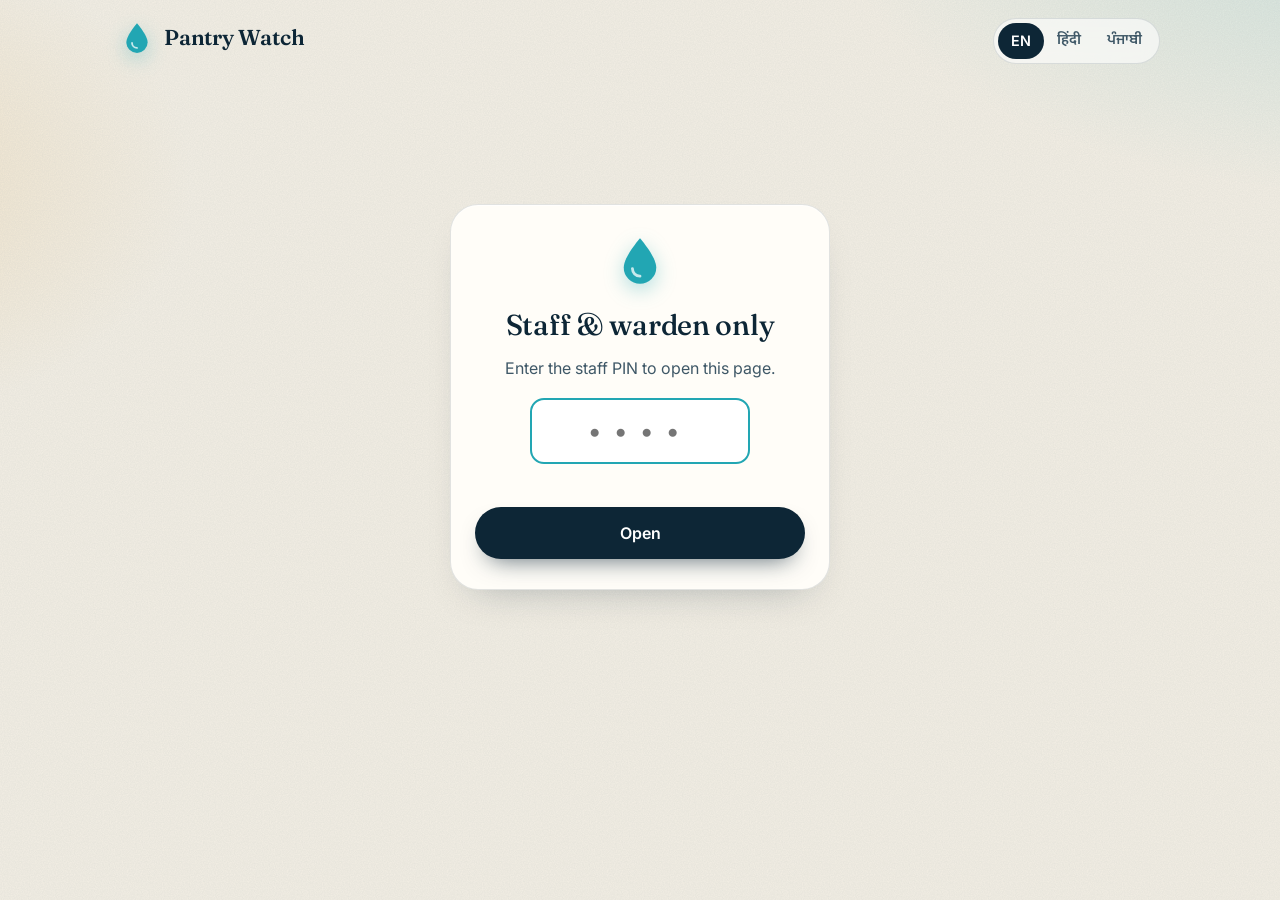
<file: index.html>
<!doctype html>
<html lang="en">
<head>
<meta charset="utf-8">
<meta name="viewport" content="width=device-width, initial-scale=1">
<title>Pantry Watch · Pantry hygiene records</title>
<meta name="description" content="Cleaning records for every hostel pantry's steel filter, water dispenser and fridge.">
<meta name="theme-color" content="#f3eee4">
<link rel="icon" href="assets/favicon.svg" type="image/svg+xml">
<link rel="preconnect" href="https://fonts.googleapis.com">
<link rel="preconnect" href="https://fonts.gstatic.com" crossorigin>
<link rel="stylesheet" href="https://fonts.googleapis.com/css2?family=Fraunces:ital,opsz,wght@0,9..144,300..700;1,9..144,300..700&family=Inter:wght@400;500;600;700&family=Noto+Sans+Devanagari:wght@400;500;600;700&family=Noto+Sans+Gurmukhi:wght@400;500;600;700&family=Tiro+Devanagari+Hindi:ital@0;1&family=Tiro+Gurmukhi:ital@0;1&display=swap">
<link rel="stylesheet" href="assets/style.css">
</head>
<body>
<header class="top"><div class="wrap"><div id="brand"></div><div id="lang" class="lang" role="group" aria-label="Language"></div></div></header>

<main>
  <section class="hero wrap">
    <span class="eyebrow">Plaksha · FEW Nexus</span>
    <h1><span data-i18n="tagline1"></span><em data-i18n="tagline2"></em></h1>
    <p class="sub" data-i18n="heroSub"></p>
    <div class="cta">
      <a class="btn primary" href="staff.html"><span data-i18n="staffEntry"></span></a>
      <a class="btn ghost" href="qr.html"><span data-i18n="printQR"></span></a>
    </div>
    <svg class="wave" viewBox="0 0 1200 70" preserveAspectRatio="none" aria-hidden="true">
      <path d="M0 35 C 150 5, 300 65, 450 35 S 750 5, 900 35 S 1100 65, 1200 35" fill="none" stroke="currentColor" stroke-width="2"/>
      <path d="M0 50 C 150 20, 300 80, 450 50 S 750 20, 900 50 S 1100 80, 1200 50" fill="none" stroke="currentColor" stroke-width="1.2" opacity=".5"/>
    </svg>
  </section>

  <section class="sec wrap">
    <div class="sec-head">
      <div>
        <h2 data-i18n="overview"></h2>
        <p class="lead" data-i18n="overviewSub"></p>
      </div>
      <div class="legend">
        <span><i class="dot good"></i><span data-i18n="legend_good"></span></span>
        <span><i class="dot warn"></i><span data-i18n="legend_warn"></span></span>
        <span><i class="dot bad"></i><span data-i18n="legend_bad"></span></span>
        <span><i class="dot none"></i><span data-i18n="legend_none"></span></span>
      </div>
    </div>
    <div id="overview"></div>
  </section>
</main>

<footer class="foot"><div class="wrap"><span data-i18n="footer"></span><button type="button" class="linkbtn" id="lock" data-i18n="lockPhone"></button></div></footer>

<script src="assets/config.js"></script>
<script src="assets/app.js"></script>
<script>
(function () {
  const { CFG, TYPES, ICONS, API, t, pad2, floorStatus, mountChrome, esc, gate, lockPhone } = SP;
  mountChrome();
  document.getElementById("lock").onclick = lockPhone;
  const box = document.getElementById("overview");
  let entries = null, failed = false;

  function skeleton() {
    box.innerHTML = CFG.HOSTELS.map(() =>
      `<div class="hostel"><div class="floors">${Array.from({ length: CFG.FLOORS }, () => '<div class="ftile skeleton"></div>').join("")}</div></div>`
    ).join("");
  }
  function render() {
    if (failed) {
      box.innerHTML = `<div class="err"><span>${esc(t("loadError"))}</span><button class="btn ghost" id="retry">${esc(t("retry"))}</button></div>`;
      document.getElementById("retry").onclick = load;
      return;
    }
    if (!entries) return skeleton();
    box.innerHTML = CFG.HOSTELS.map(h => {
      const tiles = [];
      for (let f = 1; f <= CFG.FLOORS; f++) {
        const { st } = floorStatus(entries.filter(e => e.hostel === h && e.floor === f));
        tiles.push(`<a class="ftile" href="floor.html?h=${h}&f=${f}">
          <div class="lbl">${esc(t("floor"))}</div>
          <div class="num">${pad2(f)}</div>
          <div class="dots">${TYPES.map(ty => `<span class="chip-mini ${st[ty]}" title="${esc(t(ty))}: ${esc(t(st[ty]))}">${ICONS[ty]}</span>`).join("")}</div>
        </a>`);
      }
      return `<div class="hostel"><h3>${ICONS[h]}<span>${esc(t(h))}</span></h3><div class="floors">${tiles.join("")}</div></div>`;
    }).join("");
  }
  async function load() {
    failed = false; entries = null; render();
    try { entries = await API.list(); } catch (e) { failed = true; }
    render();
  }
  document.addEventListener("langchange", render);
  gate(load);
})();
</script>
</body>
</html>
</file>
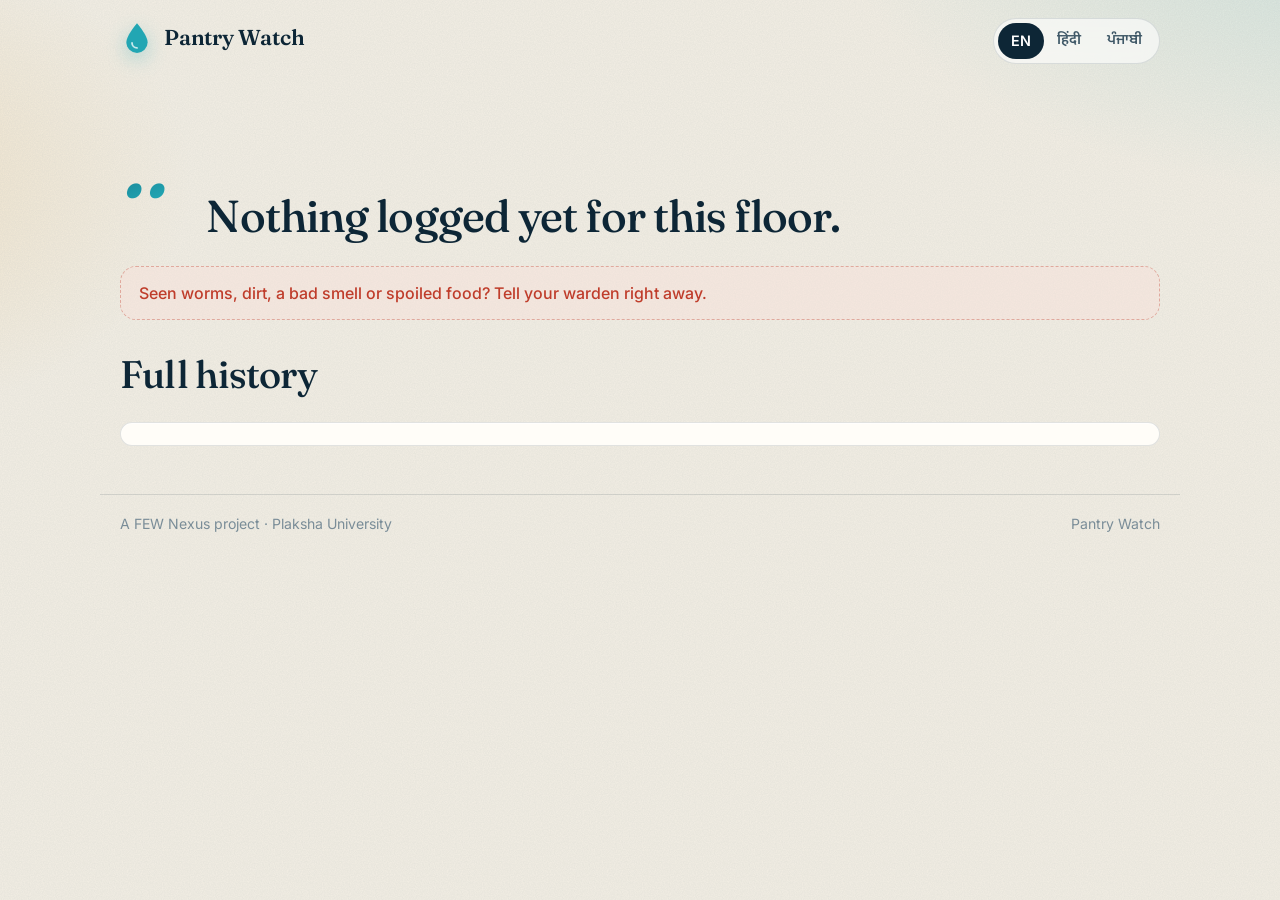
<file: floor.html>
<!doctype html>
<html lang="en">
<head>
<meta charset="utf-8">
<meta name="viewport" content="width=device-width, initial-scale=1">
<title>Pantry Watch · Floor record</title>
<meta name="theme-color" content="#f3eee4">
<link rel="icon" href="assets/favicon.svg" type="image/svg+xml">
<link rel="preconnect" href="https://fonts.googleapis.com">
<link rel="preconnect" href="https://fonts.gstatic.com" crossorigin>
<link rel="stylesheet" href="https://fonts.googleapis.com/css2?family=Fraunces:ital,opsz,wght@0,9..144,300..700;1,9..144,300..700&family=Inter:wght@400;500;600;700&family=Noto+Sans+Devanagari:wght@400;500;600;700&family=Noto+Sans+Gurmukhi:wght@400;500;600;700&family=Tiro+Devanagari+Hindi:ital@0;1&family=Tiro+Gurmukhi:ital@0;1&display=swap">
<link rel="stylesheet" href="assets/style.css">
</head>
<body>
<header class="top"><div class="wrap"><div id="brand"></div><div id="lang" class="lang" role="group" aria-label="Language"></div></div></header>

<main class="wrap">
  <section class="floor-hero">
    <div class="bignum" id="bignum">··</div>
    <div class="hostel-name" id="hostelName"></div>
    <h1 id="floorTitle"></h1>
  </section>

  <div id="verdict"></div>
  <div class="items" id="items"></div>
  <p class="hint" data-i18n="reportHint"></p>

  <section class="sec">
    <div class="sec-head">
      <h2 data-i18n="history"></h2>
      <div class="filters" id="filters"></div>
    </div>
    <div class="timeline" id="timeline"></div>
  </section>
</main>

<dialog class="lightbox" id="lb"><button type="button" class="lb-close" id="lbClose"></button><div class="lb-body" id="lbBody"></div></dialog>

<footer class="foot"><div class="wrap"><span data-i18n="footer"></span><span>Pantry Watch</span></div></footer>

<script src="assets/config.js"></script>
<script src="assets/app.js"></script>
<script>
(function () {
  const { CFG, TYPES, ICONS, API, store, t, esc, pad2, fmtDate, relDays, daysSince, statusOf, sortEntries, latestByType, mountChrome, driveThumb, drivePreview } = SP;
  mountChrome({ linkHome: false });

  const q = new URLSearchParams(location.search);
  const hostel = CFG.HOSTELS.includes(q.get("h")) ? q.get("h") : null;
  const floor = Number(q.get("f"));
  const valid = hostel && floor >= 1 && floor <= CFG.FLOORS;
  const cacheKey = "sp_cache_" + hostel + "_" + floor;

  let entries = valid ? store.get(cacheKey, null) : [];
  let failed = false, filter = "all";

  function renderHead() {
    if (!valid) {
      document.getElementById("floorTitle").textContent = t("noHistory");
      return;
    }
    document.getElementById("bignum").textContent = pad2(floor);
    document.getElementById("hostelName").textContent = t(hostel);
    document.getElementById("floorTitle").textContent = t("floorN", { n: floor });
    document.title = t("brand") + " · " + t(hostel) + " · " + t("floorN", { n: floor });
  }

  function renderStatus() {
    const items = document.getElementById("items");
    const verdict = document.getElementById("verdict");
    if (!entries) {
      items.innerHTML = TYPES.map(() => '<div class="item ftile skeleton" style="min-height:190px"></div>').join("");
      verdict.innerHTML = "";
      return;
    }
    const latest = latestByType(entries);
    const sts = [];
    items.innerHTML = TYPES.map(ty => {
      const e = latest[ty];
      const d = e ? daysSince(e.date) : null;
      const st = statusOf(ty, d);
      sts.push(st);
      return `<article class="item ${st}">
        <div class="ic">${ICONS[ty]}</div>
        <div class="body">
          <div class="nm">${esc(t(ty))}</div>
          <div class="k">${esc(t(ty === "jar" ? "lastReplaced" : "lastCleaned"))}</div>
          <div class="rel">${e ? esc(relDays(d)) : esc(t("noRecord"))}</div>
          ${e ? `<div class="dt">${esc(fmtDate(e.date, { weekday: "short", day: "numeric", month: "long", year: "numeric" }))}</div>` : ""}
        </div>
        <span class="chip ${st}"><i class="dot ${st}"></i>${esc(t(st))}</span>
      </article>`;
    }).join("");
    const known = sts.filter(s => s !== "none");
    const worst = !known.length ? "none" : known.includes("bad") ? "bad" : known.includes("warn") ? "warn" : "good";
    const msg = { good: "allGood", warn: "dueSoon", bad: "needsAttention", none: "noneYet" }[worst];
    verdict.innerHTML = `<div class="verdict ${worst}"><span class="pulse"></span><span>${esc(t(msg))}</span></div>`;
  }

  function renderFilters() {
    const el = document.getElementById("filters");
    el.innerHTML = ["all"].concat(TYPES).map(k =>
      `<button type="button" data-k="${k}" class="${filter === k ? "on" : ""}">${esc(t(k))}</button>`).join("");
    el.querySelectorAll("button").forEach(b => b.onclick = () => { filter = b.dataset.k; renderFilters(); renderTimeline(); });
  }

  function renderTimeline() {
    const el = document.getElementById("timeline");
    if (failed && !entries) {
      el.innerHTML = `<div class="err" style="margin:12px 0"><span>${esc(t("loadError"))}</span><button class="btn ghost" id="retry">${esc(t("retry"))}</button></div>`;
      document.getElementById("retry").onclick = load;
      return;
    }
    if (!entries) { el.innerHTML = `<p class="empty">${esc(t("loading"))}</p>`; return; }
    const list = sortEntries(entries).filter(e => filter === "all" || e.type === filter);
    if (!list.length) { el.innerHTML = `<p class="empty">${esc(t("noHistory"))}</p>`; return; }
    let html = "", month = "";
    list.forEach(e => {
      const m = e.date.slice(0, 7);
      if (m !== month) {
        month = m;
        html += `<div class="month">${esc(fmtDate(e.date, { month: "long", year: "numeric" }))}</div>`;
      }
      const who = [e.name ? t("by") + ": " + e.name : "", e.witness ? t("witness") + ": " + e.witness : ""].filter(Boolean).join(" · ");
      html += `<div class="ev ${e.type}">
        <div class="ic">${ICONS[e.type]}</div>
        <div><div class="what">${esc(t("act_" + e.type))}</div>${who ? `<div class="who">${esc(who)}</div>` : ""}${mediaHtml(e.media)}</div>
        <div class="when">${esc(fmtDate(e.date, { weekday: "short", day: "numeric", month: "short" }))}</div>
      </div>`;
    });
    el.innerHTML = html;
    el.querySelectorAll(".thumb").forEach(b => b.onclick = () => openMedia(b.dataset.id, b.dataset.type));
    el.querySelectorAll(".thumb img").forEach(img => img.onerror = () => { img.replaceWith(Object.assign(document.createElement("span"), { className: "thumb-fallback", innerHTML: ICONS.camera })); });
  }

  function mediaHtml(list) {
    if (!Array.isArray(list) || !list.length) return "";
    return `<div class="media" aria-label="${esc(t("photos"))}">` + list.map(m =>
      `<button type="button" class="thumb" data-id="${esc(m.id)}" data-type="${esc(m.type)}" aria-label="${esc(t("photos"))}">
        <img src="${driveThumb(m.id, 300)}" alt="" loading="lazy" referrerpolicy="no-referrer">
        ${m.type === "video" ? `<span class="play">${ICONS.play}</span>` : ""}
      </button>`).join("") + "</div>";
  }

  const lb = document.getElementById("lb");
  document.getElementById("lbClose").innerHTML = ICONS.x;
  document.getElementById("lbClose").onclick = () => lb.close();
  lb.addEventListener("click", ev => { if (ev.target === lb) lb.close(); });
  lb.addEventListener("close", () => { document.getElementById("lbBody").innerHTML = ""; });
  function openMedia(id, type) {
    document.getElementById("lbBody").innerHTML = type === "video"
      ? `<iframe src="${drivePreview(id)}" allow="autoplay; fullscreen" allowfullscreen></iframe>`
      : `<img src="${driveThumb(id, 1600)}" alt="" referrerpolicy="no-referrer">`;
    document.getElementById("lbClose").setAttribute("aria-label", t("close"));
    lb.showModal();
  }

  function renderAll() { renderHead(); renderStatus(); renderFilters(); renderTimeline(); }

  async function load() {
    failed = false;
    renderAll();
    try {
      entries = await API.list({ hostel, floor });
      store.set(cacheKey, entries);
    } catch (e) { failed = true; }
    renderAll();
  }

  document.addEventListener("langchange", renderAll);
  if (valid) load(); else renderHead();
})();
</script>
</body>
</html>
</file>
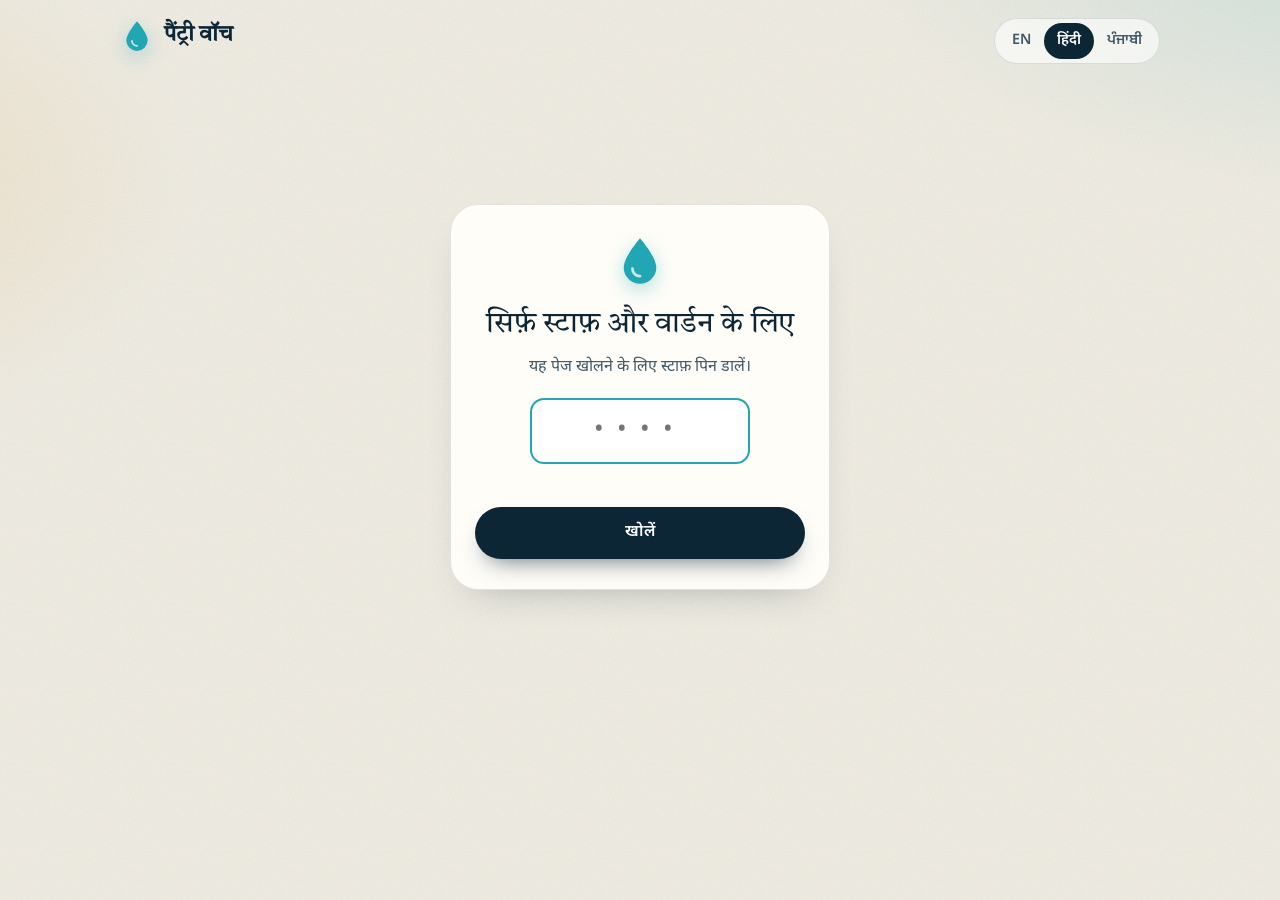
<file: staff.html>
<!doctype html>
<html lang="hi" data-default-lang="hi">
<head>
<meta charset="utf-8">
<meta name="viewport" content="width=device-width, initial-scale=1">
<title>Pantry Watch · Staff entry</title>
<meta name="theme-color" content="#f3eee4">
<meta name="robots" content="noindex">
<link rel="icon" href="assets/favicon.svg" type="image/svg+xml">
<link rel="preconnect" href="https://fonts.googleapis.com">
<link rel="preconnect" href="https://fonts.gstatic.com" crossorigin>
<link rel="stylesheet" href="https://fonts.googleapis.com/css2?family=Fraunces:ital,opsz,wght@0,9..144,300..700;1,9..144,300..700&family=Inter:wght@400;500;600;700&family=Noto+Sans+Devanagari:wght@400;500;600;700&family=Noto+Sans+Gurmukhi:wght@400;500;600;700&family=Tiro+Devanagari+Hindi:ital@0;1&family=Tiro+Gurmukhi:ital@0;1&display=swap">
<link rel="stylesheet" href="assets/style.css">
</head>
<body>
<header class="top"><div class="wrap"><div id="brand"></div><div id="lang" class="lang" role="group" aria-label="Language"></div></div></header>

<main class="wrap" style="max-width:640px">
  <form id="form" novalidate>
    <h1 class="staff-title" data-i18n="staffEntry"></h1>

    <section class="step" id="s-hostel">
      <h2><span class="n">1</span><span data-i18n="step1"></span></h2>
      <div class="choices two" id="hostels"></div>
    </section>

    <section class="step" id="s-floor">
      <h2><span class="n">2</span><span data-i18n="step2"></span></h2>
      <div class="choices floorsel" id="floors"></div>
    </section>

    <section class="step" id="s-type">
      <h2><span class="n">3</span><span data-i18n="step3"></span></h2>
      <p class="sub" data-i18n="step3hint"></p>
      <div class="choices four" id="types"></div>
    </section>

    <section class="step" id="s-date">
      <h2><span class="n">4</span><span data-i18n="step4"></span></h2>
      <div class="choices three" id="dates"></div>
      <div class="field" id="otherDateWrap" hidden style="margin-top:12px">
        <input type="date" id="otherDate" aria-label="date">
      </div>
    </section>

    <section class="step" id="s-media">
      <h2><span class="n">5</span><span data-i18n="mediaStep"></span></h2>
      <p class="sub" data-i18n="mediaHint"></p>
      <div class="media-pick" id="mediaList"></div>
      <label class="add-media" id="addMedia">
        <input type="file" id="fileInput" accept="image/*,video/*" multiple>
        <span class="ic" id="camIcon"></span><span data-i18n="addMedia"></span>
      </label>
      <p class="media-msg" id="mediaMsg" role="status"></p>
    </section>

    <section class="step">
      <h2><span class="n">6</span><span data-i18n="step5"></span></h2>
      <div class="field"><label for="name" data-i18n="yourName"></label><input id="name" autocomplete="name" maxlength="40"></div>
      <div class="field" style="margin:0"><label for="witness" data-i18n="studentName"></label><input id="witness" maxlength="40"></div>
    </section>

    <div class="savebar">
      <p class="msg" id="msg" role="alert"></p>
      <button class="btn primary" id="save" type="submit"><span data-i18n="save"></span></button>
    </div>
  </form>

  <section id="done" class="done" hidden>
    <div class="big"></div>
    <h2 data-i18n="saved"></h2>
    <p id="doneText"></p>
    <div class="cta">
      <button class="btn primary" id="again" type="button"><span data-i18n="addAnother"></span></button>
      <a class="btn ghost" id="viewFloor" href="#"><span data-i18n="viewFloor"></span></a>
    </div>
  </section>
</main>

<footer class="foot"><div class="wrap"><span data-i18n="footer"></span><button type="button" class="linkbtn" id="lock" data-i18n="lockPhone"></button></div></footer>

<script src="assets/config.js"></script>
<script src="assets/app.js"></script>
<script>
(function () {
  const { CFG, TYPES, ICONS, API, store, t, esc, todayISO, addDays, fmtDate, mountChrome, gate, lockPhone, compressImage } = SP;
  mountChrome();
  const MAX_FILES = 6, MAX_VIDEO = 20 * 1024 * 1024;

  const state = {
    hostel: store.get("sp_staff_hostel", null),
    floor: null,
    types: new Set(),
    when: "today",
    files: []   // { file, url, kind }
  };
  let pin = "";
  const $ = id => document.getElementById(id);
  $("name").value = store.get("sp_staff_name", "");
  $("otherDate").max = todayISO();
  $("otherDate").value = todayISO();
  $("camIcon").innerHTML = ICONS.camera;
  document.querySelector("#done .big").innerHTML = ICONS.check;
  $("lock").onclick = lockPhone;

  const tick = `<span class="tick">${ICONS.check}</span>`;

  function render() {
    $("hostels").innerHTML = CFG.HOSTELS.map(h =>
      `<button type="button" class="choice ${state.hostel === h ? "on" : ""}" data-v="${h}" aria-pressed="${state.hostel === h}">${tick}${ICONS[h]}<span>${esc(t(h))}</span></button>`).join("");
    $("floors").innerHTML = Array.from({ length: CFG.FLOORS }, (_, i) => i + 1).map(f =>
      `<button type="button" class="choice ${state.floor === f ? "on" : ""}" data-v="${f}" aria-pressed="${state.floor === f}" aria-label="${esc(t("floorN", { n: f }))}">${f}</button>`).join("");
    $("types").innerHTML = TYPES.map(ty =>
      `<button type="button" class="choice ${state.types.has(ty) ? "on" : ""}" data-v="${ty}" aria-pressed="${state.types.has(ty)}">${tick}${ICONS[ty]}<span>${esc(t("act_" + ty))}</span></button>`).join("");
    $("dates").innerHTML = [["today", t("today")], ["yesterday", t("yesterday")], ["other", t("other")]].map(([v, l]) =>
      `<button type="button" class="choice ${state.when === v ? "on" : ""}" data-v="${v}" aria-pressed="${state.when === v}">${esc(l)}</button>`).join("");
    $("otherDateWrap").hidden = state.when !== "other";
    renderMedia();

    $("hostels").querySelectorAll(".choice").forEach(b => b.onclick = () => { state.hostel = b.dataset.v; clearMissing("s-hostel"); render(); });
    $("floors").querySelectorAll(".choice").forEach(b => b.onclick = () => { state.floor = Number(b.dataset.v); clearMissing("s-floor"); render(); });
    $("types").querySelectorAll(".choice").forEach(b => b.onclick = () => {
      const v = b.dataset.v; state.types.has(v) ? state.types.delete(v) : state.types.add(v); clearMissing("s-type"); render();
    });
    $("dates").querySelectorAll(".choice").forEach(b => b.onclick = () => { state.when = b.dataset.v; render(); });
  }

  function renderMedia() {
    $("mediaList").innerHTML = state.files.map((m, i) =>
      `<div class="mthumb">
        ${m.kind === "video" ? `<video src="${m.url}" muted playsinline preload="metadata"></video><span class="play">${ICONS.play}</span>` : `<img src="${m.url}" alt="">`}
        <button type="button" class="rm" data-i="${i}" aria-label="${esc(t("close"))}">${ICONS.x}</button>
      </div>`).join("");
    $("mediaList").querySelectorAll(".rm").forEach(b => b.onclick = () => {
      const [m] = state.files.splice(Number(b.dataset.i), 1);
      URL.revokeObjectURL(m.url);
      $("mediaMsg").textContent = "";
      renderMedia();
    });
    $("addMedia").hidden = state.files.length >= MAX_FILES;
  }

  $("fileInput").onchange = ev => {
    let note = "";
    [...ev.target.files].forEach(file => {
      const kind = file.type.startsWith("video/") ? "video" : file.type.startsWith("image/") ? "image" : null;
      if (!kind) return;
      if (state.files.length >= MAX_FILES) { note = t("maxFiles"); return; }
      if (kind === "video" && file.size > MAX_VIDEO) { note = t("tooBig"); return; }
      state.files.push({ file, kind, url: URL.createObjectURL(file) });
    });
    ev.target.value = "";
    $("mediaMsg").textContent = note;
    renderMedia();
  };

  function clearMissing(id) { $(id).classList.remove("missing"); $("msg").textContent = ""; }
  function dateValue() {
    if (state.when === "today") return todayISO();
    if (state.when === "yesterday") return addDays(todayISO(), -1);
    return $("otherDate").value || todayISO();
  }
  function setBtn(label, busy) {
    const btn = $("save");
    btn.disabled = !!busy;
    btn.querySelector("span").textContent = label;
  }
  function failed(res) {
    setBtn(t("save"), false);
    if (res && res.error === "bad_pin") { lockPhone(); return; }
    $("msg").textContent = t(res && res.error === "locked" ? "lockedOut" : res && res.error === "upload" ? "uploadError" : "saveError");
  }

  $("form").onsubmit = async ev => {
    ev.preventDefault();
    const checks = [
      [!state.hostel, "s-hostel", "missingHostel"],
      [!state.floor, "s-floor", "missingFloor"],
      [!state.types.size, "s-type", "missingType"]
    ];
    const miss = checks.find(c => c[0]);
    if (miss) {
      $(miss[1]).classList.add("missing");
      $(miss[1]).scrollIntoView({ behavior: "smooth", block: "center" });
      $("msg").textContent = t(miss[2]);
      return;
    }
    $("msg").textContent = "";

    // 1) upload photos/videos one by one (each is its own request, so big videos don't block photos)
    const media = [];
    for (let i = 0; i < state.files.length; i++) {
      const m = state.files[i];
      if (m.uploaded) { media.push(m.uploaded); continue; }
      setBtn(t("uploading", { i: i + 1, n: state.files.length }), true);
      let r;
      try {
        const blob = m.kind === "image" ? await compressImage(m.file) : m.file;
        r = await API.upload(pin, state.hostel, state.floor, blob);
      } catch (e) { r = { ok: false, error: "upload" }; }
      if (!r || !r.ok) return failed(r && r.error === "bad_pin" ? r : { error: r && r.error === "locked" ? "locked" : "upload" });
      m.uploaded = { id: r.id, type: r.type };
      media.push(m.uploaded);
    }

    // 2) save the entry
    setBtn(t("saving"), true);
    const payload = {
      pin, hostel: state.hostel, floor: state.floor, types: [...state.types], date: dateValue(),
      name: $("name").value.trim(), witness: $("witness").value.trim(), media
    };
    let res;
    try { res = await API.add(payload); } catch (e) { res = { ok: false, error: "network" }; }
    if (!res || !res.ok) return failed(res);

    setBtn(t("save"), false);
    store.set("sp_staff_hostel", state.hostel);
    store.set("sp_staff_name", payload.name);
    $("doneText").textContent = payload.types.map(ty => t("act_" + ty)).join(" · ") + " — " +
      t(state.hostel) + ", " + t("floorN", { n: state.floor }) + ", " + fmtDate(payload.date) +
      (media.length ? " · " + media.length + " 📷" : "");
    $("viewFloor").href = "floor.html?h=" + state.hostel + "&f=" + state.floor;
    $("form").hidden = true; $("done").hidden = false;
    window.scrollTo({ top: 0, behavior: "smooth" });
  };

  $("again").onclick = () => {
    state.floor = null; state.types.clear(); state.when = "today";
    state.files.forEach(m => URL.revokeObjectURL(m.url)); state.files = [];
    $("witness").value = ""; $("mediaMsg").textContent = "";
    $("done").hidden = true; $("form").hidden = false;
    render(); window.scrollTo({ top: 0 });
  };

  document.addEventListener("langchange", render);
  gate(p => { pin = p; render(); });
})();
</script>
</body>
</html>
</file>
<file: assets/style.css>
/* Saaf Paani — styles */
:root {
  --ink: #0d2636;
  --ink-2: #3f5867;
  --ink-3: #7a8d98;
  --paper: #f3eee4;
  --paper-2: #ebe4d6;
  --card: #fffdf8;
  --line: rgba(13, 38, 54, .12);
  --deep: #0a4a66;
  --aqua: #22a6b3;
  --aqua-soft: #d7f0f1;
  --sand: #e9c98f;
  --good: #23835a; --good-bg: #dff1e6;
  --warn: #b8741a; --warn-bg: #fbeed4;
  --bad:  #bf3d2b; --bad-bg:  #f8e0da;
  --none: #7a8d98; --none-bg: #e9e6df;
  --radius: 22px;
  --shadow: 0 1px 0 rgba(255,255,255,.7) inset, 0 18px 40px -24px rgba(13,38,54,.35);
  --display: "Fraunces", "Tiro Devanagari Hindi", "Tiro Gurmukhi", Georgia, serif;
  --body: "Inter", "Noto Sans Devanagari", "Noto Sans Gurmukhi", system-ui, sans-serif;
}
:root[lang="hi"] { --display: "Tiro Devanagari Hindi", "Fraunces", serif; --body: "Noto Sans Devanagari", "Inter", sans-serif; }
:root[lang="pa"] { --display: "Tiro Gurmukhi", "Fraunces", serif; --body: "Noto Sans Gurmukhi", "Inter", sans-serif; }

* { box-sizing: border-box; }
html { -webkit-text-size-adjust: 100%; }
body {
  margin: 0;
  font-family: var(--body);
  color: var(--ink);
  background: var(--paper);
  background-image:
    radial-gradient(60rem 30rem at 110% -10%, rgba(34,166,179,.18), transparent 60%),
    radial-gradient(40rem 26rem at -15% 20%, rgba(233,201,143,.35), transparent 60%);
  background-attachment: fixed;
  line-height: 1.5;
  min-height: 100vh;
  overflow-x: hidden;
}
/* paper grain */
body::before {
  content: ""; position: fixed; inset: 0; pointer-events: none; z-index: 0; opacity: .35; mix-blend-mode: multiply;
  background-image: url("data:image/svg+xml;utf8,<svg xmlns='http://www.w3.org/2000/svg' width='160' height='160'><filter id='n'><feTurbulence type='fractalNoise' baseFrequency='.85' numOctaves='2' stitchTiles='stitch'/><feColorMatrix values='0 0 0 0 0.05 0 0 0 0 0.15 0 0 0 0 0.2 0 0 0 .22 0'/></filter><rect width='100%' height='100%' filter='url(%23n)'/></svg>");
}
main, header.top, footer.foot, .demo { position: relative; z-index: 1; }
a { color: inherit; }
button { font: inherit; color: inherit; cursor: pointer; }
.wrap { width: 100%; max-width: 1080px; margin: 0 auto; padding: 0 20px; }
[hidden] { display: none !important; }
.sr { position: absolute; width: 1px; height: 1px; overflow: hidden; clip: rect(0 0 0 0); }

/* ---------- top bar ---------- */
header.top { padding: 18px 0; }
header.top .wrap { display: flex; align-items: center; justify-content: space-between; gap: 12px; flex-wrap: wrap; }
.brand-link { display: inline-flex; align-items: center; gap: 10px; text-decoration: none; }
.logo { width: 34px; height: 34px; color: var(--aqua); display: inline-grid; place-items: center;
  filter: drop-shadow(0 6px 10px rgba(34,166,179,.35)); }
.logo svg { width: 100%; height: 100%; }
.brand-name { font-family: var(--display); font-size: 1.35rem; font-weight: 600; letter-spacing: -.01em; }

.lang { display: inline-flex; background: rgba(255,255,255,.6); border: 1px solid var(--line); border-radius: 999px; padding: 4px; backdrop-filter: blur(8px); }
.lang button { border: 0; background: transparent; padding: 7px 13px; border-radius: 999px; font-size: .9rem; font-weight: 600; color: var(--ink-2); }
.lang button[lang="hi"] { font-family: "Noto Sans Devanagari", sans-serif; }
.lang button[lang="pa"] { font-family: "Noto Sans Gurmukhi", sans-serif; }
.lang button.on { background: var(--ink); color: #fff; }

.demo { margin: 0 auto 8px; max-width: 1040px; padding: 0 20px; }
.demo p { margin: 0; background: var(--sand); color: #4a3511; border-radius: 14px; padding: 10px 14px; font-size: .9rem; font-weight: 500; }

/* ---------- hero ---------- */
.hero { padding-top: 28px; padding-bottom: 10px; }
.eyebrow { text-transform: uppercase; letter-spacing: .18em; font-size: .74rem; font-weight: 700; color: var(--deep); display: inline-flex; align-items: center; gap: 8px; }
.eyebrow::before { content: ""; width: 26px; height: 2px; background: var(--aqua); border-radius: 2px; }
.hero h1 {
  font-family: var(--display); font-weight: 500; letter-spacing: -.03em; line-height: .98;
  font-size: clamp(2.7rem, 8.5vw, 6.2rem); margin: 14px 0 18px;
}
.hero h1 em {
  font-style: italic; font-weight: 400; display: block;
  background: linear-gradient(100deg, var(--deep) 10%, var(--aqua) 60%, #6fd0c9);
  -webkit-background-clip: text; background-clip: text; color: transparent;
  padding-bottom: .08em;
}
:root[lang="hi"] .hero h1, :root[lang="pa"] .hero h1 { line-height: 1.2; letter-spacing: 0; font-size: clamp(2.3rem, 7vw, 5rem); }
.hero p.sub { max-width: 40rem; font-size: 1.08rem; color: var(--ink-2); margin: 0 0 26px; }
.cta { display: flex; gap: 12px; flex-wrap: wrap; }
.btn {
  display: inline-flex; align-items: center; gap: 10px; text-decoration: none; border: 0;
  padding: 14px 22px; border-radius: 999px; font-weight: 600; font-size: 1rem;
  transition: transform .15s ease, box-shadow .2s ease, background .2s;
}
.btn:active { transform: scale(.97); }
.btn.primary { background: var(--ink); color: #fff; box-shadow: 0 12px 24px -12px rgba(13,38,54,.7); }
.btn.primary:hover { background: var(--deep); }
.btn.ghost { background: rgba(255,255,255,.65); border: 1px solid var(--line); }
.btn.ghost:hover { background: #fff; }
.btn svg { width: 20px; height: 20px; }

.wave { display: block; width: 100%; height: 70px; margin-top: 18px; color: var(--aqua); opacity: .55; }

/* ---------- section titles ---------- */
.sec { padding-top: 26px; padding-bottom: 8px; }
.sec h2 { font-family: var(--display); font-weight: 500; font-size: clamp(1.7rem, 4vw, 2.4rem); letter-spacing: -.02em; margin: 0; }
.sec .lead { color: var(--ink-2); margin: 4px 0 0; }
.sec-head { display: flex; align-items: end; justify-content: space-between; gap: 16px; flex-wrap: wrap; margin-bottom: 18px; }

.legend { display: flex; gap: 14px; flex-wrap: wrap; font-size: .85rem; color: var(--ink-2); }
.legend span { display: inline-flex; align-items: center; gap: 6px; }

.dot { width: 10px; height: 10px; border-radius: 50%; display: inline-block; flex: none; }
.dot.good { background: var(--good); } .dot.warn { background: var(--warn); } .dot.bad { background: var(--bad); } .dot.none { background: var(--none); opacity: .6; }

/* ---------- hostel overview ---------- */
.hostel { margin: 0 0 30px; }
.hostel h3 { display: flex; align-items: center; gap: 10px; font-size: 1.05rem; font-weight: 700; margin: 0 0 12px; color: var(--deep); }
.hostel h3 svg { width: 24px; height: 24px; }
.floors { display: grid; grid-template-columns: repeat(auto-fill, minmax(150px, 1fr)); gap: 12px; }
.ftile {
  position: relative; display: block; text-decoration: none; background: var(--card); border: 1px solid var(--line);
  border-radius: 20px; padding: 14px 16px 14px; box-shadow: var(--shadow); overflow: hidden;
  transition: transform .18s ease, border-color .2s;
}
.ftile:hover { transform: translateY(-3px); border-color: rgba(34,166,179,.5); }
.ftile .num { font-family: "Fraunces", serif; font-size: 2.6rem; font-weight: 400; font-style: italic; line-height: 1; letter-spacing: -.04em; color: var(--ink); }
.ftile .lbl { font-size: .8rem; color: var(--ink-3); font-weight: 600; text-transform: uppercase; letter-spacing: .08em; }
:root[lang="hi"] .ftile .lbl, :root[lang="pa"] .ftile .lbl { text-transform: none; letter-spacing: 0; font-size: .9rem; }
.ftile .dots { display: flex; gap: 6px; margin-top: 12px; }
.ftile .dots .chip-mini { display: inline-flex; align-items: center; justify-content: center; width: 30px; height: 30px; border-radius: 10px; }
.ftile .dots .chip-mini svg { width: 18px; height: 18px; }
.chip-mini.good { background: var(--good-bg); color: var(--good); }
.chip-mini.warn { background: var(--warn-bg); color: var(--warn); }
.chip-mini.bad  { background: var(--bad-bg);  color: var(--bad); }
.chip-mini.none { background: var(--none-bg); color: var(--none); }
.ftile.skeleton { min-height: 118px; background: linear-gradient(90deg, var(--card), var(--paper-2), var(--card)); background-size: 200% 100%; animation: shimmer 1.4s infinite; }
@keyframes shimmer { to { background-position: -200% 0; } }

/* ---------- floor page ---------- */
.back { display: inline-flex; align-items: center; gap: 6px; text-decoration: none; color: var(--ink-2); font-weight: 600; font-size: .95rem; margin-top: 6px; }
.back svg { width: 18px; height: 18px; }
.floor-hero { display: grid; grid-template-columns: auto 1fr; gap: 6px 22px; align-items: end; padding: 18px 0 8px; }
.bignum {
  grid-row: span 2; padding-right: .1em; font-family: "Fraunces", serif; font-style: italic; font-weight: 300; letter-spacing: -.06em; line-height: .8;
  font-size: clamp(6rem, 24vw, 11rem);
  background: linear-gradient(160deg, var(--deep), var(--aqua) 70%, #8fe0d6);
  -webkit-background-clip: text; background-clip: text; color: transparent;
}
.floor-hero .hostel-name { font-weight: 700; color: var(--deep); text-transform: uppercase; letter-spacing: .14em; font-size: .8rem; }
:root[lang="hi"] .floor-hero .hostel-name, :root[lang="pa"] .floor-hero .hostel-name { text-transform: none; letter-spacing: 0; font-size: 1rem; }
.floor-hero h1 { font-family: var(--display); font-weight: 500; font-size: clamp(1.8rem, 5vw, 2.8rem); margin: 0; letter-spacing: -.02em; line-height: 1.1; }

.verdict { display: flex; align-items: center; gap: 12px; padding: 14px 18px; border-radius: 18px; font-weight: 600; margin: 18px 0 20px; }
.verdict .pulse { width: 12px; height: 12px; border-radius: 50%; background: currentColor; box-shadow: 0 0 0 0 currentColor; animation: pulse 2s infinite; flex: none; }
@keyframes pulse { 0% { box-shadow: 0 0 0 0 color-mix(in srgb, currentColor 45%, transparent); } 70% { box-shadow: 0 0 0 12px transparent; } 100% { box-shadow: 0 0 0 0 transparent; } }
.verdict.good { background: var(--good-bg); color: var(--good); }
.verdict.warn { background: var(--warn-bg); color: var(--warn); }
.verdict.bad  { background: var(--bad-bg);  color: var(--bad); }
.verdict.none { background: var(--none-bg); color: var(--ink-2); }
.verdict.none .pulse { animation: none; }

.items { display: grid; grid-template-columns: repeat(auto-fit, minmax(220px, 1fr)); gap: 14px; }
.item {
  background: var(--card); border: 1px solid var(--line); border-radius: var(--radius); padding: 20px; box-shadow: var(--shadow);
  display: flex; flex-direction: column; gap: 10px; position: relative; overflow: hidden;
}
.item::after { content: ""; position: absolute; left: 0; right: 0; bottom: 0; height: 5px; }
.item.good::after { background: var(--good); } .item.warn::after { background: var(--warn); } .item.bad::after { background: var(--bad); } .item.none::after { background: var(--none-bg); }
.item .ic { width: 46px; height: 46px; border-radius: 14px; display: grid; place-items: center; background: var(--aqua-soft); color: var(--deep); }
.item .ic svg { width: 28px; height: 28px; }
.item .nm { font-weight: 700; font-size: 1.05rem; }
.item .k { font-size: .82rem; color: var(--ink-3); font-weight: 600; }
.item .rel { font-family: var(--display); font-size: 2rem; line-height: 1.05; letter-spacing: -.02em; }
.item .dt { color: var(--ink-2); font-size: .95rem; }
.chip { display: inline-flex; align-items: center; gap: 6px; align-self: flex-start; padding: 5px 11px; border-radius: 999px; font-size: .8rem; font-weight: 700; }
.chip.good { background: var(--good-bg); color: var(--good); } .chip.warn { background: var(--warn-bg); color: var(--warn); }
.chip.bad { background: var(--bad-bg); color: var(--bad); } .chip.none { background: var(--none-bg); color: var(--ink-2); }

.hint { margin: 18px 0 0; padding: 14px 18px; border-radius: 16px; border: 1px dashed rgba(191,61,43,.35); color: var(--bad); background: rgba(248,224,218,.45); font-weight: 500; }

.filters { display: flex; gap: 8px; flex-wrap: wrap; }
.filters button { border: 1px solid var(--line); background: rgba(255,255,255,.6); padding: 8px 14px; border-radius: 999px; font-weight: 600; font-size: .88rem; color: var(--ink-2); }
.filters button.on { background: var(--ink); color: #fff; border-color: var(--ink); }

.timeline { background: var(--card); border: 1px solid var(--line); border-radius: var(--radius); padding: 8px 20px 14px; box-shadow: var(--shadow); }
.month { font-family: var(--display); font-size: 1.15rem; font-style: italic; color: var(--deep); margin: 18px 0 6px; }
.ev { display: grid; grid-template-columns: 40px 1fr auto; gap: 12px; align-items: center; padding: 10px 0; border-top: 1px solid var(--line); }
.month + .ev { border-top: 0; }
.ev .ic { width: 40px; height: 40px; border-radius: 12px; display: grid; place-items: center; }
.ev .ic svg { width: 24px; height: 24px; }
.ev.filter .ic { background: #e3eef7; color: #2b5d85; }
.ev.dispenser .ic { background: var(--aqua-soft); color: var(--deep); }
.ev.jar .ic { background: #f6ead2; color: #8a5a12; }
.ev.fridge .ic { background: #e6f0e1; color: #3f6b35; }
.ev .what { font-weight: 600; }
.ev .who { font-size: .85rem; color: var(--ink-3); }
.ev .when { text-align: right; font-size: .9rem; color: var(--ink-2); white-space: nowrap; }
.empty { padding: 26px 0; color: var(--ink-3); text-align: center; }
.err { padding: 18px; border-radius: 16px; background: var(--bad-bg); color: var(--bad); display: flex; gap: 12px; align-items: center; justify-content: space-between; flex-wrap: wrap; }

/* ---------- staff form ---------- */
.staff-title { font-family: var(--display); font-weight: 500; font-size: clamp(2rem, 6vw, 3rem); letter-spacing: -.02em; margin: 10px 0 6px; }
.step { background: var(--card); border: 1px solid var(--line); border-radius: var(--radius); padding: 18px; margin: 14px 0; box-shadow: var(--shadow); transition: border-color .2s, box-shadow .2s; }
.step.missing { border-color: var(--bad); box-shadow: 0 0 0 4px rgba(191,61,43,.12); }
.step h2 { display: flex; align-items: center; gap: 12px; font-size: 1.2rem; margin: 0 0 14px; }
.step h2 .n { width: 32px; height: 32px; border-radius: 50%; background: var(--ink); color: #fff; display: grid; place-items: center; font-size: .95rem; font-family: "Fraunces", serif; font-style: italic; flex: none; }
.step .sub { margin: -8px 0 12px 44px; color: var(--ink-3); font-size: .9rem; }
.choices { display: grid; gap: 10px; }
.choices.two { grid-template-columns: 1fr 1fr; }
.choices.three { grid-template-columns: repeat(3, 1fr); }
.choices.four { grid-template-columns: 1fr 1fr; }
.choices.floorsel { grid-template-columns: repeat(5, 1fr); }
.choice {
  position: relative; border: 2px solid var(--line); background: #fff; border-radius: 18px; padding: 14px 10px;
  display: flex; flex-direction: column; align-items: center; gap: 8px; text-align: center; font-weight: 700; font-size: 1rem;
  transition: border-color .15s, background .15s, transform .1s;
  min-height: 56px; justify-content: center;
}
.choice:active { transform: scale(.97); }
.choice svg { width: 44px; height: 44px; color: var(--deep); }
.choice.on { border-color: var(--aqua); background: var(--aqua-soft); }
.choice .tick { position: absolute; top: 8px; right: 8px; width: 24px; height: 24px; border-radius: 50%; background: var(--aqua); color: #fff; display: none; place-items: center; }
.choice .tick svg { width: 14px; height: 14px; color: #fff; }
.choice.on .tick { display: grid; }
.floorsel .choice { font-family: "Fraunces", serif; font-size: 1.6rem; font-style: italic; font-weight: 500; padding: 10px 0; }
.choices.three .choice, .choices.four .choice { font-size: .95rem; padding: 16px 8px; }
.field { display: grid; gap: 6px; margin-bottom: 12px; }
.field label { font-weight: 600; font-size: .92rem; color: var(--ink-2); }
.field input {
  font: inherit; font-size: 1.1rem; padding: 14px 16px; border: 2px solid var(--line); border-radius: 14px; background: #fff; color: var(--ink); width: 100%;
}
.field input:focus { outline: none; border-color: var(--aqua); }
.field input.pin { letter-spacing: .5em; font-size: 1.5rem; text-align: center; max-width: 220px; }
.linkbtn { border: 0; background: none; color: var(--deep); text-decoration: underline; padding: 0; font-weight: 600; }
.savebar { position: sticky; bottom: 0; padding: 14px 0 18px; background: linear-gradient(to top, var(--paper) 70%, transparent); z-index: 5; }
.savebar .msg { color: var(--bad); font-weight: 600; min-height: 1.4em; margin: 0 0 8px; text-align: center; }
.savebar .btn { width: 100%; justify-content: center; font-size: 1.2rem; padding: 18px; }
.btn[disabled] { opacity: .6; cursor: progress; }

.done { text-align: center; padding: 40px 0 20px; }
.done .big { width: 110px; height: 110px; border-radius: 50%; margin: 0 auto 18px; background: var(--good); color: #fff; display: grid; place-items: center; animation: pop .45s cubic-bezier(.2,1.6,.4,1); }
.done .big svg { width: 60px; height: 60px; }
@keyframes pop { from { transform: scale(.4); opacity: 0; } }
.done h2 { font-family: var(--display); font-size: 2.4rem; font-weight: 500; margin: 0 0 8px; }
.done p { color: var(--ink-2); font-size: 1.1rem; margin: 0 0 22px; }
.done .cta { justify-content: center; }

/* ---------- QR sheet ---------- */
.qr-tools { display: flex; gap: 10px; flex-wrap: wrap; align-items: center; margin: 6px 0 22px; }
.qr-grid { display: grid; grid-template-columns: repeat(auto-fill, minmax(260px, 1fr)); gap: 18px; padding-bottom: 40px; }
.qcard {
  background: #fffdf8; border: 1px solid var(--line); border-radius: 26px; padding: 22px 22px 18px; position: relative; overflow: hidden;
  display: flex; flex-direction: column; align-items: center; text-align: center; box-shadow: var(--shadow);
}
.qcard::before {
  content: ""; position: absolute; inset: auto -30% -55% -30%; height: 70%;
  background: radial-gradient(closest-side, rgba(34,166,179,.18), transparent); pointer-events: none;
}
.qcard .qtop { display: flex; align-items: center; gap: 8px; font-family: "Fraunces", serif; font-weight: 600; font-size: 1.05rem; }
.qcard .qtop .logo { width: 24px; height: 24px; }
.qcard .qhostel { margin-top: 10px; font-size: .78rem; font-weight: 700; color: var(--deep); line-height: 1.45; }
.qcard .qhostel span { display: block; }
.qcard .qfloor { padding: 0 .14em; font-family: "Fraunces", serif; font-style: italic; font-weight: 300; font-size: 4.2rem; line-height: .9; letter-spacing: -.05em; margin: 6px 0 2px;
  background: linear-gradient(160deg, var(--deep), var(--aqua)); -webkit-background-clip: text; background-clip: text; color: transparent; }
.qcard .qfloorlbl { font-size: .78rem; color: var(--ink-2); font-weight: 600; }
.qcard .qr { width: 78%; max-width: 230px; margin: 12px 0 10px; padding: 10px; background: #fff; border-radius: 16px; border: 1px solid var(--line); }
.qcard .qr svg { display: block; width: 100%; height: auto; }
.qcard .scan { font-size: .82rem; line-height: 1.45; color: var(--ink); font-weight: 600; }
.qcard .scan span { display: block; }
.qcard .scan span[lang="hi"] { font-family: "Noto Sans Devanagari", sans-serif; }
.qcard .scan span[lang="pa"] { font-family: "Noto Sans Gurmukhi", sans-serif; }
.qcard .url { margin-top: 8px; font-size: .62rem; color: var(--ink-3); word-break: break-all; }
.qcard.staffcard { background: var(--ink); color: #fff; }
.qcard.staffcard .qfloor { font-size: 2.6rem; background: linear-gradient(160deg, #9fe6e0, #fff); -webkit-background-clip: text; background-clip: text; }
.qcard.staffcard .scan, .qcard.staffcard .qhostel { color: #d7f0f1; }

/* ---------- staff lock screen ---------- */
body.locked main, body.locked footer.foot { display: none; }
.gate { position: relative; z-index: 2; min-height: 70vh; display: grid; place-items: center; padding: 20px; }
.gate-card { width: 100%; max-width: 380px; background: var(--card); border: 1px solid var(--line); border-radius: 28px; padding: 30px 24px; text-align: center; box-shadow: var(--shadow); display: grid; gap: 10px; justify-items: center; }
.gate-card .logo.big { width: 52px; height: 52px; }
.gate-card h1 { font-family: var(--display); font-weight: 500; font-size: 1.8rem; margin: 6px 0 0; letter-spacing: -.01em; }
.gate-card p { margin: 0; color: var(--ink-2); }
.gate-card .pin { font: inherit; font-size: 1.6rem; letter-spacing: .5em; text-align: center; width: 100%; max-width: 220px; padding: 12px; border: 2px solid var(--line); border-radius: 14px; background: #fff; margin-top: 8px; }
.gate-card .pin:focus { outline: none; border-color: var(--aqua); }
.gate-card .gate-err { color: var(--bad); font-weight: 600; min-height: 1.4em; }
.gate-card .btn { width: 100%; justify-content: center; }

/* ---------- staff: photos & videos ---------- */
.media-pick { display: grid; grid-template-columns: repeat(3, 1fr); gap: 10px; }
.media-pick:empty { display: none; }
.mthumb { position: relative; aspect-ratio: 1; border-radius: 14px; overflow: hidden; background: var(--paper-2); }
.mthumb img, .mthumb video { width: 100%; height: 100%; object-fit: cover; display: block; }
.mthumb .rm { position: absolute; top: 6px; right: 6px; width: 30px; height: 30px; border-radius: 50%; border: 0; background: rgba(13,38,54,.78); color: #fff; display: grid; place-items: center; padding: 0; }
.mthumb .rm svg { width: 16px; height: 16px; }
.play { position: absolute; inset: 0; display: grid; place-items: center; pointer-events: none; }
.play svg { width: 38px; height: 38px; }
.add-media { margin-top: 12px; display: flex; align-items: center; justify-content: center; gap: 10px; padding: 18px; border: 2px dashed rgba(34,166,179,.6); border-radius: 18px; background: rgba(215,240,241,.45); color: var(--deep); font-weight: 700; font-size: 1.05rem; cursor: pointer; }
.add-media[hidden] { display: none; }
.add-media input { position: absolute; width: 1px; height: 1px; opacity: 0; }
.add-media .ic svg { width: 30px; height: 30px; display: block; }
.media-msg { color: var(--bad); font-weight: 600; margin: 8px 0 0; min-height: 0; }
.media-msg:empty { display: none; }

/* ---------- floor: photos & videos in history ---------- */
.ev .media { display: flex; gap: 8px; flex-wrap: wrap; margin-top: 8px; }
.thumb { position: relative; width: 64px; height: 64px; border-radius: 12px; overflow: hidden; border: 1px solid var(--line); padding: 0; background: var(--paper-2); }
.thumb img { width: 100%; height: 100%; object-fit: cover; display: block; }
.thumb .play svg { width: 26px; height: 26px; }
.thumb-fallback { display: grid; place-items: center; width: 100%; height: 100%; color: var(--ink-3); }
.thumb-fallback svg { width: 24px; height: 24px; }
.lightbox { border: 0; padding: 0; background: transparent; width: min(94vw, 900px); max-height: 92vh; overflow: visible; }
.lightbox::backdrop { background: rgba(8, 22, 32, .82); backdrop-filter: blur(4px); }
.lb-body img { display: block; max-width: 100%; max-height: 86vh; margin: 0 auto; border-radius: 16px; }
.lb-body iframe { display: block; width: 100%; aspect-ratio: 9 / 16; max-height: 86vh; border: 0; border-radius: 16px; background: #000; }
@media (min-width: 700px) { .lb-body iframe { aspect-ratio: 16 / 9; } }
.lb-close { position: absolute; top: -48px; right: 0; width: 40px; height: 40px; border-radius: 50%; border: 0; background: #fff; color: var(--ink); display: grid; place-items: center; }
.lb-close svg { width: 20px; height: 20px; }
footer.foot .linkbtn { color: var(--ink-3); }

/* ---------- footer ---------- */
footer.foot { padding: 40px 0 30px; color: var(--ink-3); font-size: .88rem; }
footer.foot .wrap { display: flex; justify-content: space-between; gap: 12px; flex-wrap: wrap; border-top: 1px solid var(--line); padding-top: 18px; }

/* ---------- responsive ---------- */
@media (max-width: 760px) {
  .items { grid-template-columns: 1fr; }
  .item { display: grid; grid-template-columns: 46px 1fr; gap: 10px 14px; align-items: start; padding: 18px; }
  .item .body { min-width: 0; }
  .item .chip { grid-column: 2; justify-self: start; }
  .item .rel { font-size: 1.7rem; }
  .floors { grid-template-columns: repeat(2, 1fr); }
  .ev { grid-template-columns: 36px 1fr; }
  .ev .when { grid-column: 2; text-align: left; }
  .floor-hero { grid-template-columns: auto 1fr; }
}
@media (max-width: 420px) {
  .choices.three, .choices.four { grid-template-columns: 1fr; }
  .choices.three .choice, .choices.four .choice { flex-direction: row; justify-content: flex-start; text-align: left; padding: 12px 14px; }
  .choices.three .choice svg, .choices.four .choice svg { width: 36px; height: 36px; }
  .lang button { padding: 7px 10px; }
}

/* ---------- print (QR sheet) ---------- */
@media print {
  @page { size: A4; margin: 10mm; }
  body { background: #fff; }
  body::before, header.top, footer.foot, .demo, .no-print { display: none !important; }
  .wrap { max-width: none; padding: 0; }
  .qr-grid { grid-template-columns: 1fr 1fr; gap: 8mm; }
  .qcard { box-shadow: none; border: 1.5px dashed #9aa9b2; break-inside: avoid; page-break-inside: avoid; height: 132mm; justify-content: center;
    -webkit-print-color-adjust: exact; print-color-adjust: exact; }
  .qcard .qr { max-width: 62mm; }
}
@media (prefers-reduced-motion: reduce) { * { animation: none !important; transition: none !important; } }
</file>
